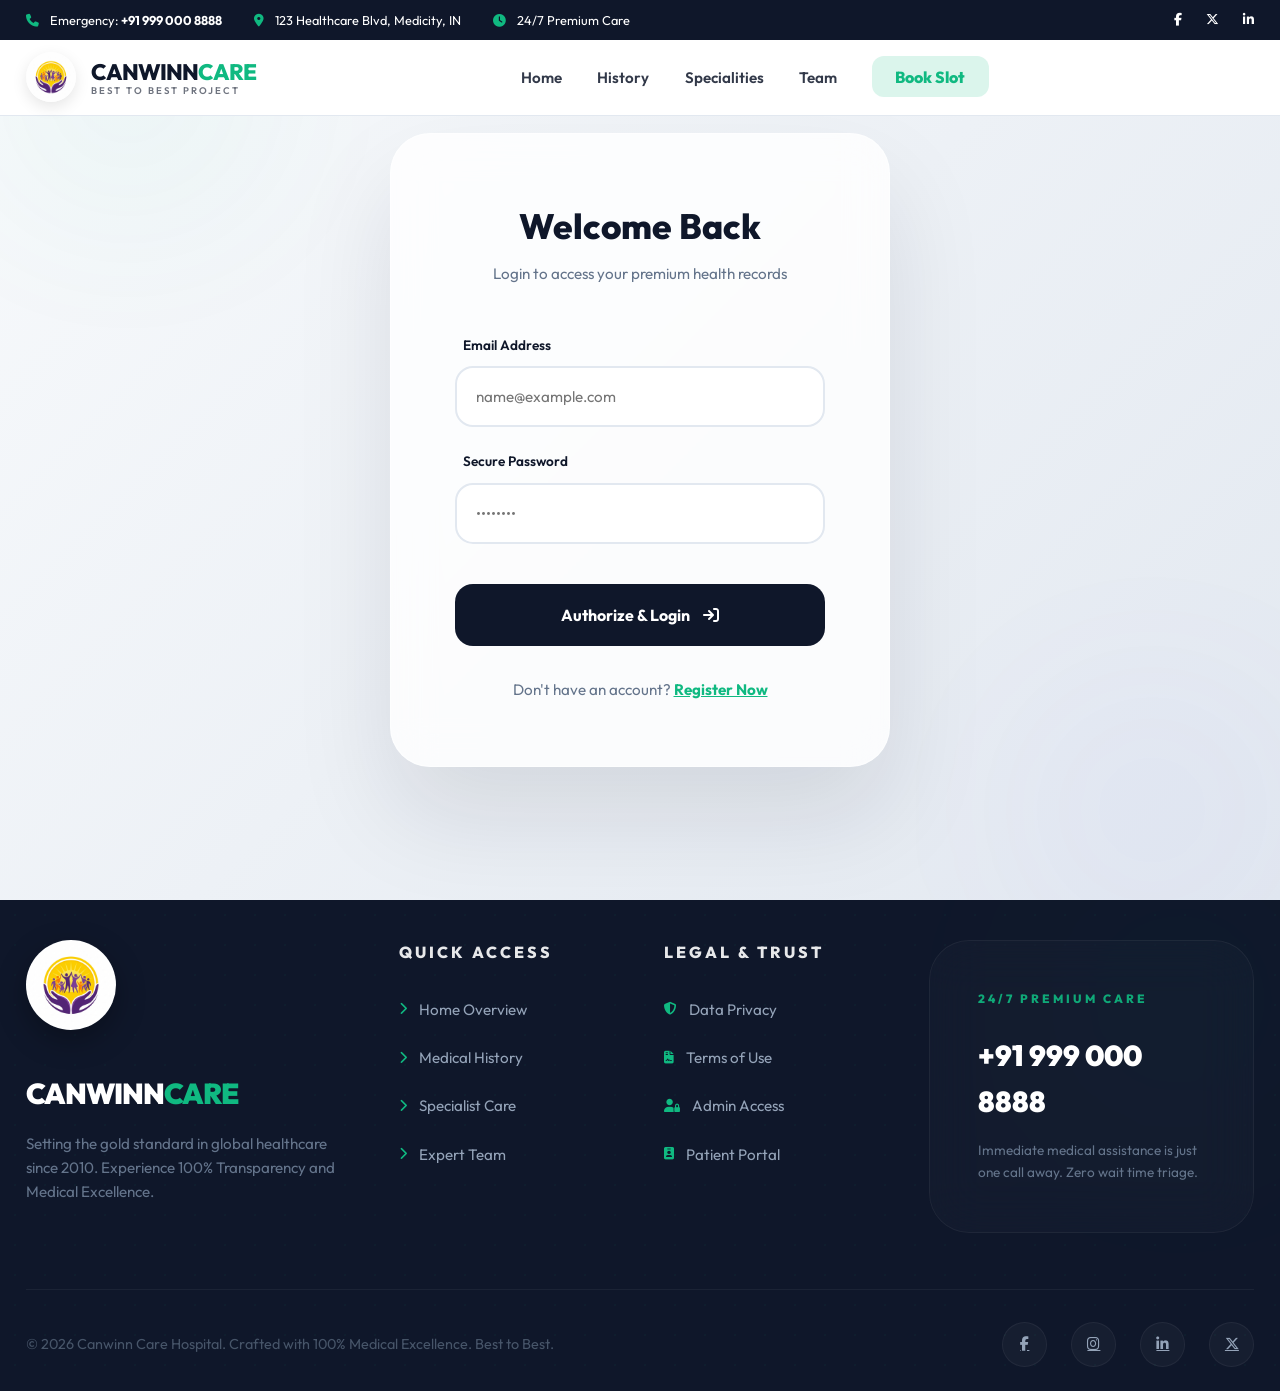
<file: auth.html>
<!DOCTYPE html>
<html lang="en">
<head>
    <meta charset="UTF-8">
    <title>Canwinn - Login / Register</title>
    <link href="https://fonts.googleapis.com/css2?family=Outfit:wght@300;400;600;800&display=swap" rel="stylesheet">
    <link rel="stylesheet" href="https://cdnjs.cloudflare.com/ajax/libs/font-awesome/6.5.1/css/all.min.css">
    <link rel="stylesheet" href="style.css">
    <style>
        html, body { margin: 0 !important; padding: 0 !important; width: 100% !important; overflow-x: hidden !important; background-color: #f8fafc; }
        .master-footer { margin: 0 !important; width: 100% !important; }
    </style>
</head>
<body>
    <!-- Header / Navbar Redesign (Best to Best) -->
    <header id="mainHeader" class="scrolled" style="position: fixed; top: 0; width: 100%; z-index: 2000; transition: var(--transition);">
        <!-- Top Info Bar -->
        <div id="topBar" style="background: var(--text); color: white; padding: 0.6rem 2%; font-size: 0.8rem; display: flex; justify-content: space-between; align-items: center; transition: 0.4s; overflow: hidden; height: auto;">
            <div style="display: flex; gap: 2rem;">
                <span><i class="fa-solid fa-phone highlight" style="margin-right: 8px;"></i> Emergency: <strong style="color: white;">+91 999 000 8888</strong></span>
                <span class="desktop-only"><i class="fa-solid fa-location-dot highlight" style="margin-right: 8px;"></i> 123 Healthcare Blvd, Medicity, IN</span>
                <span><i class="fa-solid fa-clock highlight" style="margin-right: 8px;"></i> 24/7 Premium Care</span>
            </div>
            <div style="display: flex; gap: 1.5rem; cursor: pointer;">
                <i class="fa-brands fa-facebook-f hover-grow"></i>
                <i class="fa-brands fa-x-twitter hover-grow"></i>
                <i class="fa-brands fa-linkedin-in hover-grow"></i>
            </div>
        </div>

        <!-- Main Navigation Bar -->
        <nav id="navbar" style="background: white; padding: 0.8rem 2%; display: flex; justify-content: space-between; align-items: center; transition: var(--transition); border-bottom: 1px solid var(--secondary);">
            <div class="logo" style="display: flex; align-items: center; gap: 15px; cursor: pointer;" onclick="window.location.href='index.html#hero'">
                <img src="public/logo.png" alt="Canwinn Logo" style="height: 50px; width: auto; border-radius: 50%; box-shadow: 0 5px 15px rgba(0,0,0,0.1);">
                <div style="display: flex; flex-direction: column; line-height: 1.1;">
                   <span style="font-size: 1.4rem; font-weight: 800; letter-spacing: -1px; color: var(--text);">CANWINN<span class="highlight">CARE</span></span>
                   <span style="font-size: 0.6rem; font-weight: 600; opacity: 0.6; letter-spacing: 2px; color: var(--text);">BEST TO BEST PROJECT</span>
                </div>
            </div>

            <ul class="nav-links" id="navLinks" style="list-style: none; display: flex; gap: 2.2rem; align-items: center;">
                <li><a href="index.html#hero" class="nav-link">Home</a></li>
                <li><a href="index.html#about" class="nav-link">History</a></li>
                <li><a href="index.html#specialities" class="nav-link">Specialities</a></li>
                <li><a href="index.html#doctors" class="nav-link">Team</a></li>
                <li><a href="index.html#appointment" class="nav-link-special">Book Slot</a></li>
            </ul>

            <div class="nav-actions" style="display: flex; align-items: center; gap: 1.5rem;">
                <div class="mobile-toggle" id="mobileToggle">
                   <div style="width: 25px; height: 3px; background: var(--text); margin-bottom: 5px; border-radius: 2px;"></div>
                   <div style="width: 20px; height: 3px; background: var(--accent); margin-bottom: 5px; border-radius: 2px; margin-left: 5px;"></div>
                   <div style="width: 25px; height: 3px; background: var(--text); border-radius: 2px;"></div>
                </div>
            </div>
        </nav>
    </header>
    <style>
        .auth-wrapper {
            min-height: 100vh;
            display: flex;
            align-items: center;
            justify-content: center;
            background: linear-gradient(135deg, #f8fafc 0%, #e2e8f0 100%);
            padding: 2rem;
            position: relative;
            overflow: hidden;
        }
        .auth-circle-1 { position: absolute; top: -10%; left: -10%; width: 40%; height: 40%; background: radial-gradient(circle, var(--accent-glow) 0%, transparent 70%); opacity: 0.4; filter: blur(80px); }
        .auth-circle-2 { position: absolute; bottom: -10%; right: -10%; width: 40%; height: 40%; background: radial-gradient(circle, #6366f122 0%, transparent 70%); opacity: 0.4; filter: blur(80px); }

        .auth-card {
            background: rgba(255, 255, 255, 0.8);
            backdrop-filter: blur(20px);
            border: 1px solid rgba(255, 255, 255, 0.5);
            border-radius: 40px;
            width: 100%;
            max-width: 500px;
            padding: 4rem;
            box-shadow: 0 50px 100px rgba(15, 23, 42, 0.1);
            position: relative;
            z-index: 10;
        }

        .auth-header { text-align: center; margin-bottom: 3rem; }
        .auth-header h2 { font-size: 2.2rem; font-weight: 800; color: var(--text); margin-bottom: 0.5rem; }
        .auth-header p { color: var(--text-muted); font-size: 0.95rem; }

        .auth-form-group { margin-bottom: 1.5rem; }
        .auth-form-group label { display: block; font-weight: 600; font-size: 0.85rem; color: var(--text); margin-bottom: 0.6rem; margin-left: 0.5rem; }
        .auth-input {
            width: 100%;
            padding: 1.2rem;
            background: white;
            border: 2px solid var(--secondary);
            border-radius: 18px;
            font-size: 0.95rem;
            transition: 0.3s;
            outline: none;
        }
        .auth-input:focus { border-color: var(--accent); box-shadow: 0 0 0 4px var(--accent-glow); }

        .auth-btn {
            width: 100%;
            padding: 1.3rem;
            background: var(--text);
            color: white;
            border: none;
            border-radius: 18px;
            font-size: 1rem;
            font-weight: 700;
            cursor: pointer;
            transition: 0.3s;
            margin-top: 1rem;
        }
        .auth-btn:hover { background: var(--accent); transform: translateY(-3px); box-shadow: 0 20px 40px var(--accent-glow); }

        .auth-switch { text-align: center; margin-top: 2rem; font-size: 0.95rem; color: var(--text-muted); }
        .auth-switch span { color: var(--accent); font-weight: 700; cursor: pointer; text-decoration: underline; }
    </style>

    <div class="auth-wrapper">
        <div class="auth-circle-1"></div>
        <div class="auth-circle-2"></div>

        <!-- Login Box -->
        <div class="auth-card" id="loginBox">
            <div class="auth-header">
                <h2>Welcome Back</h2>
                <p>Login to access your premium health records</p>
            </div>
            <form id="loginForm">
                <div class="auth-form-group">
                    <label>Email Address</label>
                    <input type="email" id="l-email" class="auth-input" placeholder="name@example.com" required>
                </div>
                <div class="auth-form-group">
                    <label>Secure Password</label>
                    <input type="password" id="l-password" class="auth-input" placeholder="••••••••" required>
                </div>
                <button type="submit" class="auth-btn">Authorize & Login <i class="fa-solid fa-arrow-right-to-bracket" style="margin-left: 10px;"></i></button>
            </form>
            <div class="auth-switch">Don't have an account? <span onclick="toggleAuth()">Register Now</span></div>
        </div>

        <!-- Register Box -->
        <div class="auth-card" id="registerBox" style="display: none;">
            <div class="auth-header">
                <h2>Join Canwinn</h2>
                <p>Start your journey to 100% premium health</p>
            </div>
            <form id="registerForm">
                <div class="auth-form-group">
                    <label>Full Name</label>
                    <input type="text" id="r-name" class="auth-input" placeholder="John Doe" required>
                </div>
                <div class="auth-form-group">
                    <label>Email Address</label>
                    <input type="email" id="r-email" class="auth-input" placeholder="name@example.com" required>
                </div>
                <div class="auth-form-group">
                    <label>Phone Number</label>
                    <input type="tel" id="r-phone" class="auth-input" placeholder="10-digit mobile number" required maxlength="10" minlength="10" pattern="[0-9]{10}">
                </div>
                <div class="auth-form-group">
                    <label>Create Password</label>
                    <input type="password" id="r-password" class="auth-input" placeholder="Min. 8 characters" required>
                </div>
                <button type="submit" class="auth-btn">Create Profile <i class="fa-solid fa-user-plus" style="margin-left: 10px;"></i></button>
            </form>
            <div class="auth-switch">Already have an account? <span onclick="toggleAuth()">Login instead</span></div>
        </div>
    </div>

    <script>
        function toggleAuth() {
            const login = document.getElementById('loginBox');
            const register = document.getElementById('registerBox');
            if (login.style.display === 'none') {
                login.style.display = 'block';
                register.style.display = 'none';
            } else {
                login.style.display = 'none';
                register.style.display = 'block';
            }
        }

        // Handle Login
        document.getElementById('loginForm').addEventListener('submit', async (e) => {
            e.preventDefault();
            const email = document.getElementById('l-email').value;
            const password = document.getElementById('l-password').value;

            try {
                const res = await fetch('/api/auth/login', {
                    method: 'POST',
                    headers: { 'Content-Type': 'application/json' },
                    body: JSON.stringify({ email, password })
                });
                const data = await res.json();
                if(res.ok) {
                    localStorage.setItem('user', JSON.stringify(data));
                    window.location.href = 'dashboard.html';
                } else {
                    alert('Login Failed: ' + data.message);
                }
            } catch (err) {
                alert('Error connecting to server');
            }
        });

        // Handle Register
        document.getElementById('registerForm').addEventListener('submit', async (e) => {
            e.preventDefault();
            const name = document.getElementById('r-name').value;
            const email = document.getElementById('r-email').value;
            const phone = document.getElementById('r-phone').value;
            const password = document.getElementById('r-password').value;

            try {
                const res = await fetch('/api/auth/register', {
                    method: 'POST',
                    headers: { 'Content-Type': 'application/json' },
                    body: JSON.stringify({ name, email, phone, password, role: 'Patient' })
                });
                const data = await res.json();
                if(res.ok) {
                    alert('Registration Successful! Please login.');
                    toggleAuth();
                } else {
                    alert('Registration Failed: ' + data.message);
                }
            } catch (err) {
                alert('Error connecting to server');
            }
        });
    </script>
    <!-- PRO MASTER FOOTER: BEST TO BEST -->
    <footer class="master-footer">
        <div class="footer-glow"></div>
        <div class="footer-grid">
            <div class="footer-logo-stack">
                <img src="public/logo.png" alt="Canwinn Logo">
                <h3 style="color: white; font-size: 1.8rem; margin-bottom: 1rem; font-weight: 900; letter-spacing: -1px;">CANWINN<span class="highlight">CARE</span></h3>
                <p style="color: #64748b; font-size: 0.95rem; line-height: 1.6; margin-top: 1rem;">Setting the gold standard in global healthcare since 2010. Experience 100% Transparency and Medical Excellence.</p>
            </div>

            <div class="footer-column">
                <h4>Quick Access</h4>
                <ul class="footer-links">
                    <li><a href="index.html#hero"><i class="fa-solid fa-chevron-right"></i> Home Overview</a></li>
                    <li><a href="index.html#about"><i class="fa-solid fa-chevron-right"></i> Medical History</a></li>
                    <li><a href="index.html#specialities"><i class="fa-solid fa-chevron-right"></i> Specialist Care</a></li>
                    <li><a href="index.html#doctors"><i class="fa-solid fa-chevron-right"></i> Expert Team</a></li>
                </ul>
            </div>

            <div class="footer-column">
                <h4>Legal & Trust</h4>
                <ul class="footer-links">
                    <li><a href="legal.html#privacy"><i class="fa-solid fa-shield-halved"></i> Data Privacy</a></li>
                    <li><a href="legal.html#terms"><i class="fa-solid fa-file-contract"></i> Terms of Use</a></li>
                    <li><a href="admin.html"><i class="fa-solid fa-user-lock"></i> Admin Access</a></li>
                    <li><a href="auth.html"><i class="fa-solid fa-id-badge"></i> Patient Portal</a></li>
                </ul>
            </div>

            <div class="footer-column">
                <div class="footer-contact-card">
                    <h4>24/7 Premium Care</h4>
                    <h3>+91 999 000 8888</h3>
                    <p style="font-size: 0.85rem; color: #64748b; margin-top: 5px;">Immediate medical assistance is just one call away. Zero wait time triage.</p>
                </div>
            </div>
        </div>

        <div class="footer-bottom">
            <p>&copy; 2026 Canwinn Care Hospital. Crafted with 100% Medical Excellence. Best to Best.</p>
            <div class="social-links">
                <a href="#" title="Facebook"><i class="fa-brands fa-facebook-f"></i></a>
                <a href="#" title="Instagram"><i class="fa-brands fa-instagram"></i></a>
                <a href="#" title="LinkedIn"><i class="fa-brands fa-linkedin-in"></i></a>
                <a href="#" title="Twitter"><i class="fa-brands fa-x-twitter"></i></a>
            </div>
        </div>
    </footer>

    <script src="app.js"></script>
    <script>
        // auth specific logic already there
    </script>
</body>
</html>
</file>
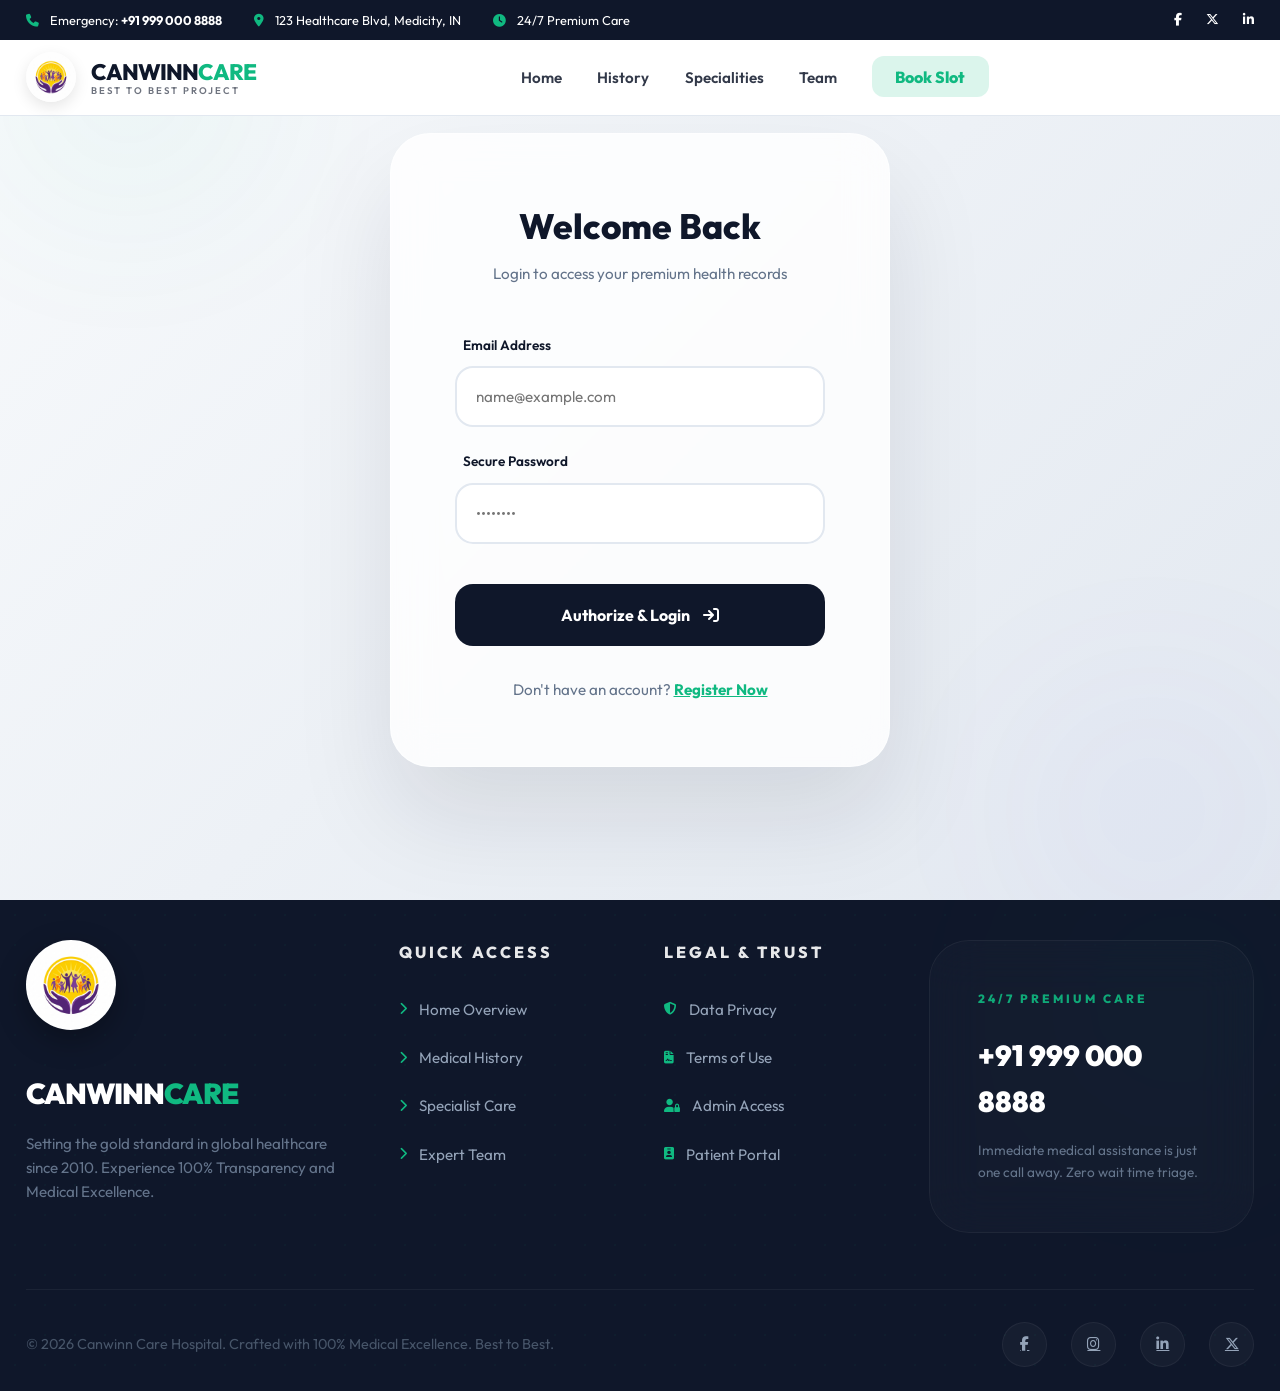
<file: dashboard.html>
<!DOCTYPE html>
<html lang="en">
<head>
    <meta charset="UTF-8">
    <title>Canwinn - Dashboard</title>
    <link rel="stylesheet" href="style.css">
    <link rel="stylesheet" href="https://cdnjs.cloudflare.com/ajax/libs/font-awesome/6.4.0/css/all.min.css">
    <style>
        body { background: #f1f5f9; }
        .dashboard-wrapper {
            display: grid;
            grid-template-columns: 280px 1fr;
            min-height: 100vh;
        }

        /* Sidebar */
        .sidebar {
            background: #0f172a;
            color: white;
            padding: 2.5rem;
            display: flex;
            flex-direction: column;
            gap: 2rem;
            position: sticky;
            top: 0;
            height: 100vh;
        }
        .sidebar-logo { display: flex; align-items: center; gap: 15px; margin-bottom: 2rem; }
        .sidebar-nav { list-style: none; display: flex; flex-direction: column; gap: 0.5rem; }
        .sidebar-link {
            display: flex;
            align-items: center;
            gap: 12px;
            padding: 1rem 1.5rem;
            border-radius: 12px;
            color: #94a3b8;
            text-decoration: none;
            transition: 0.3s;
            font-weight: 500;
        }
        .sidebar-link.active { background: var(--accent); color: white; box-shadow: 0 10px 20px var(--accent-glow); }
        .sidebar-link:hover:not(.active) { background: rgba(255,255,255,0.05); color: white; }

        /* Main Content */
        .main-content { padding: 3rem 4rem; }
        .dash-header {
            display: flex;
            justify-content: space-between;
            align-items: center;
            margin-bottom: 3.5rem;
        }
        .user-meta h1 { font-size: 2rem; font-weight: 800; color: #1e293b; margin-bottom: 0.3rem; }
        .user-meta p { color: #64748b; font-size: 0.95rem; }

        /* Stats Grid */
        .stats-grid {
            display: grid;
            grid-template-columns: repeat(auto-fit, minmax(240px, 1fr));
            gap: 2rem;
            margin-bottom: 3.5rem;
        }
        .stat-card {
            background: white;
            padding: 2rem;
            border-radius: 25px;
            box-shadow: 0 10px 30px rgba(0,0,0,0.02);
            border: 1px solid rgba(0,0,0,0.05);
            display: flex;
            flex-direction: column;
            gap: 1rem;
        }
        .stat-icon {
            width: 50px;
            height: 50px;
            background: var(--primary-bg);
            border-radius: 15px;
            display: flex;
            align-items: center;
            justify-content: center;
            color: var(--accent);
            font-size: 1.2rem;
        }
        .stat-value { font-size: 1.8rem; font-weight: 800; color: #1e293b; }
        .stat-label { color: #64748b; font-size: 0.9rem; font-weight: 600; }

        /* Content Card */
        .content-card {
            background: white;
            padding: 3rem;
            border-radius: 30px;
            box-shadow: 0 20px 50px rgba(0,0,0,0.03);
        }
        .card-header {
            display: flex;
            justify-content: space-between;
            align-items: center;
            margin-bottom: 2.5rem;
        }
        .card-header h3 { font-size: 1.4rem; font-weight: 700; color: #1e293b; }

        /* Appointment Table UI */
        .appt-row {
            display: grid;
            grid-template-columns: 80px 1fr 150px 120px;
            align-items: center;
            padding: 1.5rem 0;
            border-bottom: 1px solid #f1f5f9;
        }
        .appt-date-box {
            background: #f8fafc;
            border-radius: 12px;
            padding: 0.8rem;
            text-align: center;
            font-weight: 700;
            line-height: 1.2;
        }
        .appt-date-box span { font-size: 0.7rem; color: var(--accent); text-transform: uppercase; }
        .appt-status {
            padding: 0.5rem 1rem;
            border-radius: 10px;
            font-size: 0.8rem;
            font-weight: 700;
            text-align: center;
        }
        .status-badge.Confirmed { background: #dcfce7; color: #15803d; }
        .status-badge.Pending { background: #fef9c3; color: #a16207; }

        /* Premium File Button */
        .file-btn {
            background: linear-gradient(135deg, var(--accent), #4338ca);
            color: white;
            padding: 0.8rem 1.8rem;
            border-radius: 12px;
            font-weight: 700;
            text-decoration: none;
            display: inline-flex;
            align-items: center;
            gap: 10px;
            transition: 0.3s cubic-bezier(0.4, 0, 0.2, 1);
            border: none;
            cursor: pointer;
            box-shadow: 0 10px 20px rgba(59, 130, 246, 0.2);
        }
        .file-btn:hover {
            transform: translateY(-3px) scale(1.02);
            box-shadow: 0 15px 30px rgba(59, 130, 246, 0.3);
            background: linear-gradient(135deg, #4338ca, var(--accent));
        }
        .file-btn i { font-size: 1.1rem; }

        .pulse-btn {
            animation: btn-pulse 2s infinite;
        }
        @keyframes btn-pulse {
            0% { box-shadow: 0 0 0 0 rgba(59, 130, 246, 0.4); }
            70% { box-shadow: 0 0 0 15px rgba(59, 130, 246, 0); }
            100% { box-shadow: 0 0 0 0 rgba(59, 130, 246, 0); }
        }
        @media (max-width: 1024px) {
            .dashboard-wrapper { grid-template-columns: 1fr; }
            .sidebar { display: none; }
            .main-content { padding: 2rem; }
        }
    </style>

    <style>
        /* Premium Portal Navbar */
        .portal-navbar {
            background: rgba(255, 255, 255, 0.8);
            backdrop-filter: blur(15px);
            padding: 1.2rem 3rem;
            border-radius: 20px;
            display: flex;
            justify-content: space-between;
            align-items: center;
            margin-bottom: 3rem;
            border: 1px solid rgba(255, 255, 255, 0.5);
            box-shadow: 0 10px 30px rgba(0,0,0,0.03);
            position: sticky;
            top: 2rem;
            z-index: 100;
        }

        .nav-search {
            background: #f1f5f9;
            padding: 0.8rem 1.5rem;
            border-radius: 12px;
            display: flex;
            align-items: center;
            gap: 12px;
            width: 350px;
            border: 1px solid transparent;
            transition: 0.3s;
        }
        .nav-search:focus-within { background: white; border-color: var(--accent); box-shadow: 0 0 0 4px var(--accent-glow); }
        .nav-search input { background: transparent; border: none; outline: none; width: 100%; font-size: 0.9rem; color: #1e293b; }

        .nav-tools { display: flex; align-items: center; gap: 1.5rem; }
        .tool-btn {
            width: 45px;
            height: 45px;
            background: white;
            border-radius: 12px;
            display: flex;
            align-items: center;
            justify-content: center;
            color: #64748b;
            cursor: pointer;
            transition: 0.3s;
            position: relative;
            border: 1px solid #f1f5f9;
        }
        .tool-btn:hover { background: #f8fafc; color: var(--accent); transform: translateY(-2px); }
        .tool-btn .badge-dot {
            position: absolute;
            top: -4px;
            right: -4px;
            width: 12px;
            height: 12px;
            background: #ef4444;
            border: 2px solid white;
            border-radius: 50%;
        }

        .profile-stack { display: flex; align-items: center; gap: 12px; padding-left: 1rem; border-left: 1px solid #f1f5f9; }
        .profile-info { text-align: right; }
        .profile-info h4 { font-size: 0.95rem; font-weight: 700; color: #1e293b; line-height: 1; }
        .profile-info p { font-size: 0.75rem; color: #94a3b8; font-weight: 600; margin-top: 2px; }
    </style>

    <div class="dashboard-wrapper">
        <aside class="sidebar">
            <div class="sidebar-logo">
                <img src="public/logo.png" alt="Canwinn" style="height: 50px; border-radius: 50%;">
                <span style="font-weight: 800; font-size: 1.4rem; letter-spacing: -0.5px;">CANWINN</span>
            </div>
            <nav class="sidebar-nav">
                <a href="#" onclick="showSection('appointments', this)" class="sidebar-link active"><i class="fa-solid fa-house"></i> Overview</a>
                <a href="index.html#appointment" class="sidebar-link"><i class="fa-solid fa-calendar-plus"></i> New Booking</a>
                <a href="#" onclick="showSection('records', this)" class="sidebar-link"><i class="fa-solid fa-file-medical"></i> Medical Records</a>
                <a href="#" onclick="showSection('prescriptions', this)" class="sidebar-link"><i class="fa-solid fa-pills"></i> Prescriptions</a>
                <a href="#" class="sidebar-link"><i class="fa-solid fa-user-gear"></i> Settings</a>
            </nav>
            <div style="margin-top: auto;">
                <a href="#" onclick="logout()" class="sidebar-link" style="color: #ef4444;"><i class="fa-solid fa-power-off"></i> Logout</a>
            </div>
        </aside>

        <main class="main-content">
            <!-- Premium Portal Navbar -->
            <nav class="portal-navbar">
                <div class="nav-search">
                    <i class="fa-solid fa-magnifying-glass" style="color: #94a3b8;"></i>
                    <input type="text" id="globalSearch" oninput="handleGlobalSearch(this.value)" placeholder="Search records, doctors, or reports...">
                </div>

                <div class="nav-tools">
                    <div class="tool-btn" title="Medical Status">
                        <i class="fa-solid fa-heart-pulse"></i>
                    </div>
                    <div class="tool-btn" title="Messages">
                        <i class="fa-solid fa-envelope"></i>
                        <span class="badge-dot"></span>
                    </div>
                    <div class="tool-btn" title="Patient Alerts">
                        <i class="fa-solid fa-bell"></i>
                        <span class="badge-dot"></span>
                    </div>
                    
                    <div class="profile-stack">
                        <div class="profile-info">
                            <h4 id="userNameNav">Patient</h4>
                            <p>Verified Profile</p>
                        </div>
                        <img src="" id="userAvatar" alt="Profile" style="width: 45px; height: 45px; border-radius: 12px; border: 2px solid white; box-shadow: 0 4px 10px rgba(0,0,0,0.1);">
                    </div>
                </div>
            </nav>

            <div class="user-meta" style="margin-bottom: 3.5rem;">
                <h1>Welcome back, <span id="userName" style="color: var(--accent);">Citizen</span>!</h1>
                <p>Monitor your health and schedule sessions with 100% transparency.</p>
            </div>

            <div class="stats-grid">
                <div class="stat-card">
                    <div class="stat-icon"><i class="fa-solid fa-calendar-check"></i></div>
                    <div class="stat-value" id="totalAppts">0</div>
                    <div class="stat-label">Total Appointments</div>
                </div>
                <div class="stat-card">
                    <div class="stat-icon" style="background: #e0e7ff; color: #4338ca;"><i class="fa-solid fa-heart-pulse"></i></div>
                    <div class="stat-value">98%</div>
                    <div class="stat-label">Health Index</div>
                </div>
                <div class="stat-card">
                    <div class="stat-icon" style="background: #fefce8; color: #a16207;"><i class="fa-solid fa-wallet"></i></div>
                    <div class="stat-value">₹0.00</div>
                    <div class="stat-label">Medical Balance</div>
                </div>
            </div>

            <!-- SECTION: APPOINTMENTS -->
            <div id="sectionAppointments" class="content-card">
                <div class="card-header">
                    <h3>Recent Appointments</h3>
                    <button class="btn outline-btn" onclick="window.location.href='index.html#appointment'" style="padding: 0.5rem 1.2rem; font-size: 0.8rem;">Schedule New</button>
                </div>
                <div id="apptList">
                    <div style="text-align: center; padding: 4rem; color: #94a3b8;">
                        <i class="fa-solid fa-spinner fa-spin" style="font-size: 2rem; margin-bottom: 1rem;"></i>
                        <p>Syncing with medical database...</p>
                    </div>
                </div>
            </div>

            <!-- SECTION: MEDICAL RECORDS -->
            <div id="sectionRecords" class="content-card" style="display: none;">
                <div class="card-header">
                    <h3>Diagnostic History</h3>
                    <button class="btn outline-btn" onclick="window.location.href='index.html#medical-records'" style="padding: 0.5rem 1.2rem; font-size: 0.8rem;">Upload New</button>
                </div>
                <div id="recordsListDisplay">
                    <div style="text-align: center; padding: 4rem; color: #94a3b8;">
                        <i class="fa-solid fa-spinner fa-spin" style="font-size: 2rem; margin-bottom: 1rem;"></i>
                        <p>Fetching laboratory reports...</p>
                    </div>
                </div>
            </div>
        </main>
    </div>

    <!-- PRO MASTER FOOTER: BEST TO BEST -->
    <footer class="master-footer">
        <div class="footer-glow"></div>
        <div class="footer-grid">
            <div class="footer-logo-stack">
                <img src="public/logo.png" alt="Canwinn Logo">
                <h3 style="color: white; font-size: 1.8rem; margin-bottom: 1rem; font-weight: 900; letter-spacing: -1px;">CANWINN<span class="highlight">CARE</span></h3>
                <p style="color: #64748b; font-size: 0.95rem; line-height: 1.6; margin-top: 1rem;">Setting the gold standard in global healthcare since 2010. Experience 100% Transparency and Medical Excellence.</p>
            </div>

            <div class="footer-column">
                <h4>Quick Access</h4>
                <ul class="footer-links">
                    <li><a href="index.html#hero"><i class="fa-solid fa-chevron-right"></i> Home Overview</a></li>
                    <li><a href="index.html#about"><i class="fa-solid fa-chevron-right"></i> Medical History</a></li>
                    <li><a href="index.html#specialities"><i class="fa-solid fa-chevron-right"></i> Specialist Care</a></li>
                    <li><a href="index.html#doctors"><i class="fa-solid fa-chevron-right"></i> Expert Team</a></li>
                </ul>
            </div>

            <div class="footer-column">
                <h4>Institutional Links</h4>
                <ul class="footer-links">
                    <li><a href="legal.html#privacy"><i class="fa-solid fa-shield-halved"></i> Data Privacy</a></li>
                    <li><a href="legal.html#terms"><i class="fa-solid fa-file-contract"></i> Terms of Use</a></li>
                    <li><a href="admin.html"><i class="fa-solid fa-user-lock"></i> Admin Access</a></li>
                    <li><a href="auth.html"><i class="fa-solid fa-id-badge"></i> Patient Portal</a></li>
                </ul>
            </div>

            <div class="footer-column">
                <div class="footer-contact-card">
                    <h4>24/7 Premium Care</h4>
                    <h3>+91 999 000 8888</h3>
                    <p style="font-size: 0.85rem; color: #64748b; margin-top: 5px;">Immediate medical assistance is just one call away. Zero wait time triage.</p>
                </div>
            </div>
        </div>

        <div class="footer-bottom">
            <p>&copy; 2026 Canwinn Care Hospital. Crafted with 100% Medical Excellence. Best to Best.</p>
            <div class="social-links">
                <a href="#" title="Facebook"><i class="fa-brands fa-facebook-f"></i></a>
                <a href="#" title="Instagram"><i class="fa-brands fa-instagram"></i></a>
                <a href="#" title="LinkedIn"><i class="fa-brands fa-linkedin-in"></i></a>
                <a href="#" title="Twitter"><i class="fa-brands fa-x-twitter"></i></a>
            </div>
        </div>
    </footer>

    <script src="app.js"></script>
    <script>
        const userStr = localStorage.getItem('user');
        if(!userStr) window.location.href = 'auth.html';
        
        const user = JSON.parse(userStr);
        document.getElementById('userName').innerText = user.name || 'Citizen';
        document.getElementById('userNameNav').innerText = user.name || 'Citizen';
        document.getElementById('userAvatar').src = `https://ui-avatars.com/api/?name=${encodeURIComponent(user.name)}&background=0f172a&color=fff`;

        function logout() {
            localStorage.removeItem('user');
            window.location.href = 'auth.html';
        }

        function showSection(section, el) {
            document.querySelectorAll('.sidebar-link').forEach(link => link.classList.remove('active'));
            if(el) el.classList.add('active');
            
            document.getElementById('sectionAppointments').style.display = section === 'appointments' ? 'block' : 'none';
            document.getElementById('sectionRecords').style.display = section === 'records' ? 'block' : 'none';
            document.getElementById('sectionPrescriptions').style.display = section === 'prescriptions' ? 'block' : 'none';
            
            if(section === 'records') fetchRecords();
            if(section === 'prescriptions') fetchPrescriptions();
        }

        async function fetchPrescriptions() {
            try {
                const res = await fetch(`/api/medical-records/${user.id}`);
                const result = await res.json();
                const list = document.getElementById('prescListDisplay');
                list.innerHTML = '';

                // Filtering for records that have a prescription written
                const prescs = result.data.filter(rec => rec.prescription && rec.prescription !== 'As per doctor consultation');

                if(prescs.length === 0) {
                    list.innerHTML = `<div style="text-align: center; padding: 3rem; background: #fdf2f2; border-radius: 20px; border: 2px dashed #fecaca;">
                         <i class="fa-solid fa-capsules" style="font-size: 3rem; color: #fca5a5; margin-bottom: 1.5rem;"></i>
                         <p style="color: #991b1b;">No active prescription schedules found.</p>
                    </div>`;
                    return;
                }

                prescs.forEach(rec => {
                    const div = document.createElement('div');
                    div.className = 'appt-row';
                    div.innerHTML = `
                        <div class="appt-date-box" style="background: #fef2f2; color: #dc2626;">
                            <i class="fa-solid fa-prescription"></i>
                        </div>
                        <div style="padding-left: 1rem;">
                            <h4 style="color: #1e293b; margin-bottom: 0.2rem;">${rec.diagnosis} - Prescription</h4>
                            <p style="color: #64748b; font-size: 0.85rem;">Dr. Orders: ${rec.prescription}</p>
                        </div>
                        <div></div>
                        <div style="text-align: right;">
                             <button class="btn btn-primary" onclick="window.print()" style="padding: 0.6rem 1.2rem; font-size: 0.8rem; border-radius: 10px; background: #dc2626;">
                                <i class="fa-solid fa-download"></i> Save PDF
                            </button>
                        </div>
                    `;
                    list.appendChild(div);
                });
            } catch (err) {
                 document.getElementById('prescListDisplay').innerHTML = '<p style="color: #ef4444; text-align: center;">Error loading pharmacy data.</p>';
            }
        }        let allRecords = []; // Global store for searching
        let allAppointmentsList = []; // Global store for appointments

        function handleGlobalSearch(query) {
            const q = query.toLowerCase().trim();
            if(!q) {
                // Restore default view
                document.getElementById('sectionAppointments').style.display = 'block';
                document.getElementById('sectionRecords').style.display = 'none';
                renderRecords(allRecords, false);
                return;
            }
            
            // Search Mode Activation
            document.getElementById('sectionAppointments').style.display = 'none';
            document.getElementById('sectionPrescriptions').style.display = 'none';
            document.getElementById('sectionRecords').style.display = 'block';
            
            const resultsSection = document.getElementById('sectionRecords');
            resultsSection.scrollIntoView({ behavior: 'smooth', block: 'start' });

            // 1. Filter Records (Matches)
            const matchedRecords = allRecords.filter(rec => 
                (rec.patientName && rec.patientName.toLowerCase().includes(q)) ||
                (rec.diagnosis && rec.diagnosis.toLowerCase().includes(q)) ||
                (rec.address && rec.address.toLowerCase().includes(q))
            );

            // 2. Filter Appointments (Matches)
            const matchedAppts = allAppointmentsList.filter(appt => 
                (appt.department && appt.department.toLowerCase().includes(q)) ||
                (appt.time && appt.time.toLowerCase().includes(q))
            );

            renderUnifiedResults(matchedRecords, matchedAppts, q);
        }

        function renderUnifiedResults(records, appts, query) {
            const list = document.getElementById('recordsListDisplay');
            list.innerHTML = '';

            if(records.length === 0 && appts.length === 0) {
                list.innerHTML = `<div style="text-align: center; padding: 4rem; background: #fff5f5; border-radius: 20px; border: 2px dashed #feb2b2;">
                     <i class="fa-solid fa-cloud-moon" style="font-size: 3rem; color: #f87171; margin-bottom: 1.5rem;"></i>
                     <h3 style="color: #991b1b;">No Matches Found</h3>
                     <p style="color: #64748b;">Try searching for a different patient name or report title.</p>
                </div>`;
                return;
            }

            // Results Header
            list.innerHTML = `<div style="background: #eff6ff; padding: 1.2rem; border-radius: 12px; margin-bottom: 1.5rem; color: #1e40af; font-weight: 700; border-left: 5px solid #3b82f6;">
                <i class="fa-solid fa-bolt"></i> TOP MATCHES FOUND (${records.length + appts.length})
            </div>`;

            // Render Records First
            records.forEach(rec => {
                const div = document.createElement('div');
                div.className = 'appt-row';
                div.style.borderLeft = '4px solid #3b82f6';
                div.style.background = 'white';
                div.style.marginBottom = '10px';
                div.style.borderRadius = '12px';
                div.innerHTML = `
                     <div class="appt-date-box" style="background: #3b82f6; color: white;">
                        <i class="fa-solid fa-file-pdf"></i>
                    </div>
                    <div style="padding-left: 1.5rem;">
                        <span style="background: #dbeafe; color: #1e40af; font-size: 0.65rem; padding: 2px 8px; border-radius: 10px; font-weight: 800;">REPORT MATCH</span>
                        <h4 style="color: #1e293b; margin: 4px 0;">${rec.diagnosis}</h4>
                        <p style="color: #64748b; font-size: 0.85rem;">Patient: <strong>${rec.patientName || user.name || 'Verified Patient'}</strong> | DOB: ${rec.dob || 'Not Specified'}</p>
                    </div>
                    <div></div>
                    <div style="text-align: right; padding-right: 15px;">
                         <a href="${rec.attachments[0]}" target="_blank" class="file-btn" style="padding: 0.6rem 1.2rem; font-size: 0.8rem;">
                            <i class="fa-solid fa-eye"></i> View
                        </a>
                    </div>
                `;
                list.appendChild(div);
            });

            // Render Appointments
            appts.forEach(appt => {
                const div = document.createElement('div');
                div.className = 'appt-row';
                div.style.borderLeft = '4px solid #64748b';
                div.style.background = '#f8fafc';
                div.style.marginBottom = '10px';
                div.style.borderRadius = '12px';
                div.innerHTML = `
                    <div class="appt-date-box" style="background: #f1f5f9; color: #64748b;">
                        <i class="fa-solid fa-calendar-check"></i>
                    </div>
                    <div style="padding-left: 1.5rem;">
                        <span style="background: #f1f5f9; color: #64748b; font-size: 0.65rem; padding: 2px 8px; border-radius: 10px; font-weight: 800;">APPOINTMENT MATCH</span>
                        <h4 style="color: #475569; margin: 4px 0;">Slot: ${appt.time}</h4>
                        <p style="color: #64748b; font-size: 0.85rem;">Dept: ${appt.department} | Date: ${appt.date}</p>
                    </div>
                    <div></div>
                    <div style="text-align: right; padding-right: 15px; font-weight: 700; color: #94a3b8;">
                        Booked Slot
                    </div>
                `;
                list.appendChild(div);
            });
        }

        async function fetchRecords() {
            try {
                const res = await fetch(`/api/medical-records/${user.id}`);
                const result = await res.json();
                allRecords = result.data || [];
                renderRecords(allRecords);
            } catch (err) {
                 document.getElementById('recordsListDisplay').innerHTML = '<p style="color: #ef4444; text-align: center;">Error loading records.</p>';
            }
        }

        function renderRecords(records, isSearch = false) {
            const list = document.getElementById('recordsListDisplay');
            list.innerHTML = '';

            if(records.length === 0) {
                list.innerHTML = `<div style="text-align: center; padding: 3rem; background: #f8fafc; border-radius: 20px; border: 2px dashed #e2e8f0;">
                     <i class="fa-solid fa-file-circle-xmark" style="font-size: 3rem; color: #cbd5e1; margin-bottom: 1.5rem;"></i>
                     <p style="color: #94a3b8;">No medical reports found.</p>
                </div>`;
                return;
            }

            // Normal Mode: Shows Latest Highlighted and Archives in Accordion
            const latest = records[0];
            const latestDiv = document.createElement('div');
            latestDiv.className = 'appt-row';
            latestDiv.style.background = 'linear-gradient(to right, #f8fafc, white)';
            latestDiv.style.borderLeft = '4px solid var(--accent)';
            latestDiv.innerHTML = `
                <div class="appt-date-box" style="background: var(--accent); color: white;">
                    <i class="fa-solid fa-star"></i>
                </div>
                <div style="padding-left: 1rem;">
                    <div style="display: flex; align-items: center; gap: 8px; margin-bottom: 4px;">
                        <span style="background: #dcfce7; color: #15803d; font-size: 0.65rem; padding: 2px 8px; border-radius: 20px; font-weight: 800;">LATEST REPORT</span>
                        <h4 style="color: #1e293b; margin:0;">${latest.diagnosis}</h4>
                    </div>
                    <p style="color: #64748b; font-size: 0.85rem; margin-bottom: 4px;">Patient: <strong>${latest.patientName || user.name || 'Verified Patient'}</strong> | DOB: ${latest.dob || 'Not Specified'}</p>
                </div>
                <div></div>
                <div style="text-align: right;">
                    <a href="${latest.attachments[0]}" target="_blank" class="file-btn pulse-btn">
                        <span>View Verified Report</span>
                        <i class="fa-solid fa-file-pdf"></i>
                    </a>
                </div>
            `;
            list.appendChild(latestDiv);

            if(records.length > 1) {
                const accordionHeader = document.createElement('div');
                accordionHeader.innerHTML = `
                    <div onclick="toggleAccordion()" style="margin-top: 2rem; cursor: pointer; display: flex; align-items: center; justify-content: space-between; padding: 1rem 1.5rem; background: #f1f5f9; border-radius: 15px; color: #475569; font-weight: 700;">
                        <span><i class="fa-solid fa-clock-rotate-left" style="margin-right: 10px;"></i> View Previous History (${records.length - 1} Reports)</span>
                        <i id="accordionIcon" class="fa-solid fa-chevron-down"></i>
                    </div>
                    <div id="archives" style="display: none; transition: 0.3s; padding-top: 1rem;"></div>
                `;
                list.appendChild(accordionHeader);
                const archiveContainer = document.getElementById('archives');

                records.slice(1).forEach(rec => {
                    const row = document.createElement('div');
                    row.className = 'appt-row';
                    row.style.borderBottom = '1px solid #f1f5f9';
                    row.innerHTML = `
                         <div class="appt-date-box" style="background: #eff6ff; color: #3b82f6; width: 50px;">
                            <i class="fa-solid fa-file-medical"></i>
                        </div>
                        <div style="padding-left: 1rem;">
                            <h4 style="color: #334155; margin-bottom: 2px; font-size: 0.95rem;">${rec.diagnosis}</h4>
                            <p style="color: #94a3b8; font-size: 0.8rem;">Patient: ${rec.patientName || user.name || 'Verified Patient'} | ${rec.dob || ''}</p>
                        </div>
                        <div></div>
                        <div style="text-align: right;">
                            <a href="${rec.attachments[0]}" target="_blank" class="file-btn" style="padding: 0.6rem 1.2rem; font-size: 0.85rem; background: #f1f5f9; color: #475569; box-shadow: none;">
                                <i class="fa-solid fa-eye"></i> View
                            </a>
                        </div>
                    `;
                    archiveContainer.appendChild(row);
                });
            }
        }

        function toggleAccordion() {
            const arc = document.getElementById('archives');
            const icon = document.getElementById('accordionIcon');
            const isHidden = arc.style.display === 'none';
            arc.style.display = isHidden ? 'block' : 'none';
            icon.className = isHidden ? 'fa-solid fa-chevron-up' : 'fa-solid fa-chevron-down';
        }

        async function fetchAppointments() {
            try {
                const res = await fetch(`/api/appointments/my-appointments?patientId=${user.id}`);
                const appts = await res.json();
                allAppointmentsList = appts; // Store for search
                
                const list = document.getElementById('apptList');
                document.getElementById('totalAppts').innerText = appts.length;
                list.innerHTML = '';
                
                if(!appts || appts.length === 0) {
                    list.innerHTML = `<div style="text-align: center; padding: 3rem; background: #f8fafc; border-radius: 20px; border: 2px dashed #e2e8f0;">
                        <i class="fa-solid fa-calendar-xmark" style="font-size: 3rem; color: #cbd5e1; margin-bottom: 1.5rem;"></i>
                        <p style="color: #94a3b8;">No medical sessions scheduled yet.</p>
                    </div>`;
                } else {
                    // Sort descending by date/time (client side backup)
                    appts.sort((a, b) => new Date(b.date) - new Date(a.date));

                    appts.forEach((appt, idx) => {
                        const date = new Date(appt.date);
                        const day = isNaN(date.getDate()) ? '--' : date.getDate();
                        const month = isNaN(date.getDate()) ? 'Slot' : date.toLocaleString('default', { month: 'short' });
                        const statusClass = (appt.status || 'Pending').toLowerCase();

                        const div = document.createElement('div');
                        div.className = 'appt-row';
                        if(idx === 0) div.style.borderLeft = '4px solid var(--accent)';
                        
                        div.innerHTML = `
                            <div class="appt-date-box" style="${idx === 0 ? 'background: var(--accent); color: white;' : ''}">
                                <span style="font-size: 0.65rem; opacity: 0.8; text-transform: uppercase;">${month}</span><br>
                                <strong style="font-size: 1.2rem;">${day}</strong>
                            </div>
                            <div style="padding-left: 1.5rem; flex: 1;">
                                <div style="display: flex; align-items: center; gap: 10px; margin-bottom: 4px;">
                                    <h4 style="color: #1e293b; margin: 0; font-size: 1rem;">${appt.department} Consultation</h4>
                                    ${idx === 0 ? '<span style="background: #dcfce7; color: #15803d; font-size: 0.6rem; padding: 2px 10px; border-radius: 20px; font-weight: 800;">LATEST</span>' : ''}
                                </div>
                                <p style="color: #64748b; font-size: 0.85rem; margin-bottom: 4px;">
                                    <i class="fa-solid fa-clock" style="font-size: 0.75rem;"></i> Time: <strong>${appt.time}</strong> 
                                    <span style="margin: 0 10px; color: #e2e8f0;">|</span> 
                                    <i class="fa-solid fa-user-doctor" style="font-size: 0.75rem;"></i> Specialist: ${appt.doctor || 'Any Available'}
                                </p>
                                ${appt.message ? `
                                    <div style="background: #f8fafc; padding: 8px 12px; border-radius: 8px; border: 1px solid #f1f5f9; margin-top: 8px;">
                                        <p style="color: #94a3b8; font-size: 0.75rem; margin: 0; font-style: italic;">
                                            <i class="fa-solid fa-comment-medical"></i> Note: ${appt.message}
                                        </p>
                                    </div>
                                ` : ''}
                            </div>
                            <div style="text-align: right;">
                                <div class="status-badge ${statusClass}" style="margin-bottom: 8px;">${appt.status || 'Pending'}</div>
                                <p style="font-size: 0.65rem; color: #94a3b8;">Booked on ${new Date(appt.createdAt).toLocaleDateString()}</p>
                            </div>
                        `;
                        list.appendChild(div);
                    });
                }
            } catch (error) {
                document.getElementById('apptList').innerHTML = '<p style="color: #ef4444; text-align: center;">Error syncing appointments.</p>';
            }
        }

        fetchAppointments();
        fetchRecords();
    </script>
</body>
</html>
</file>
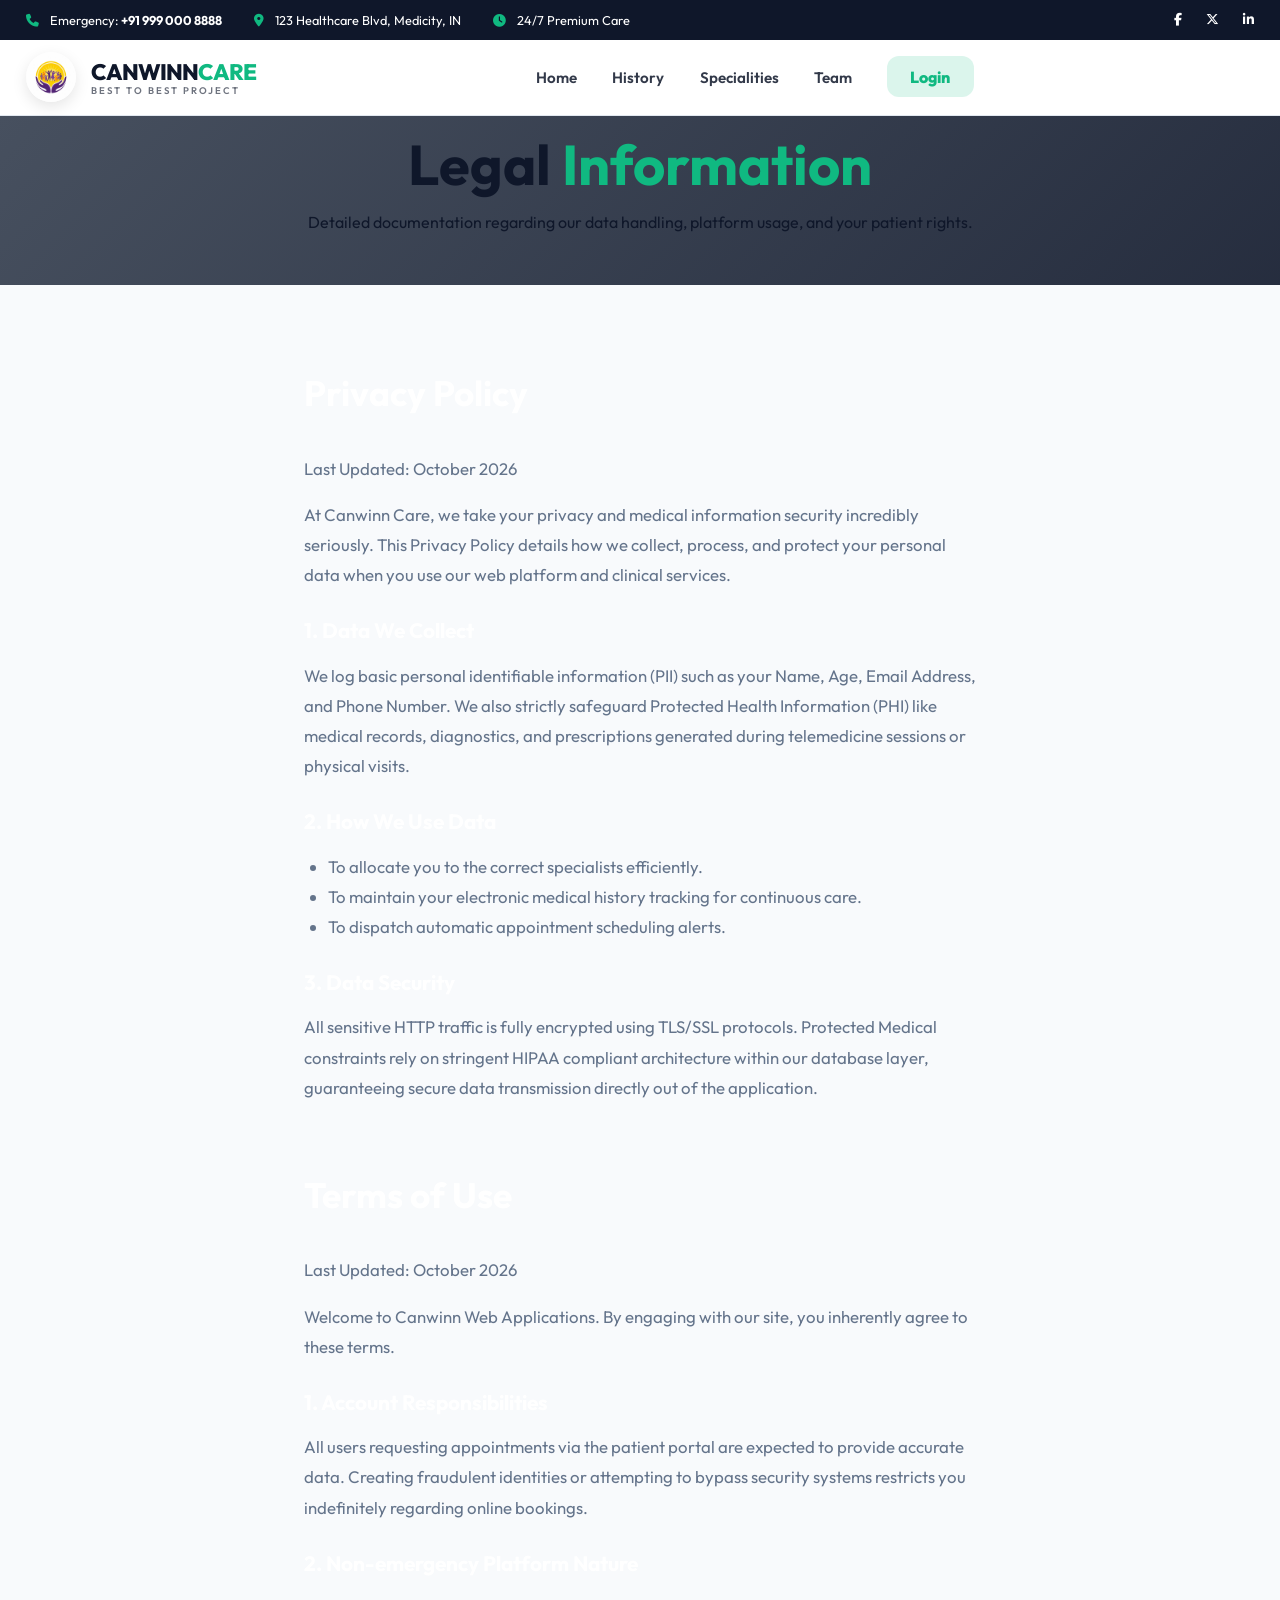
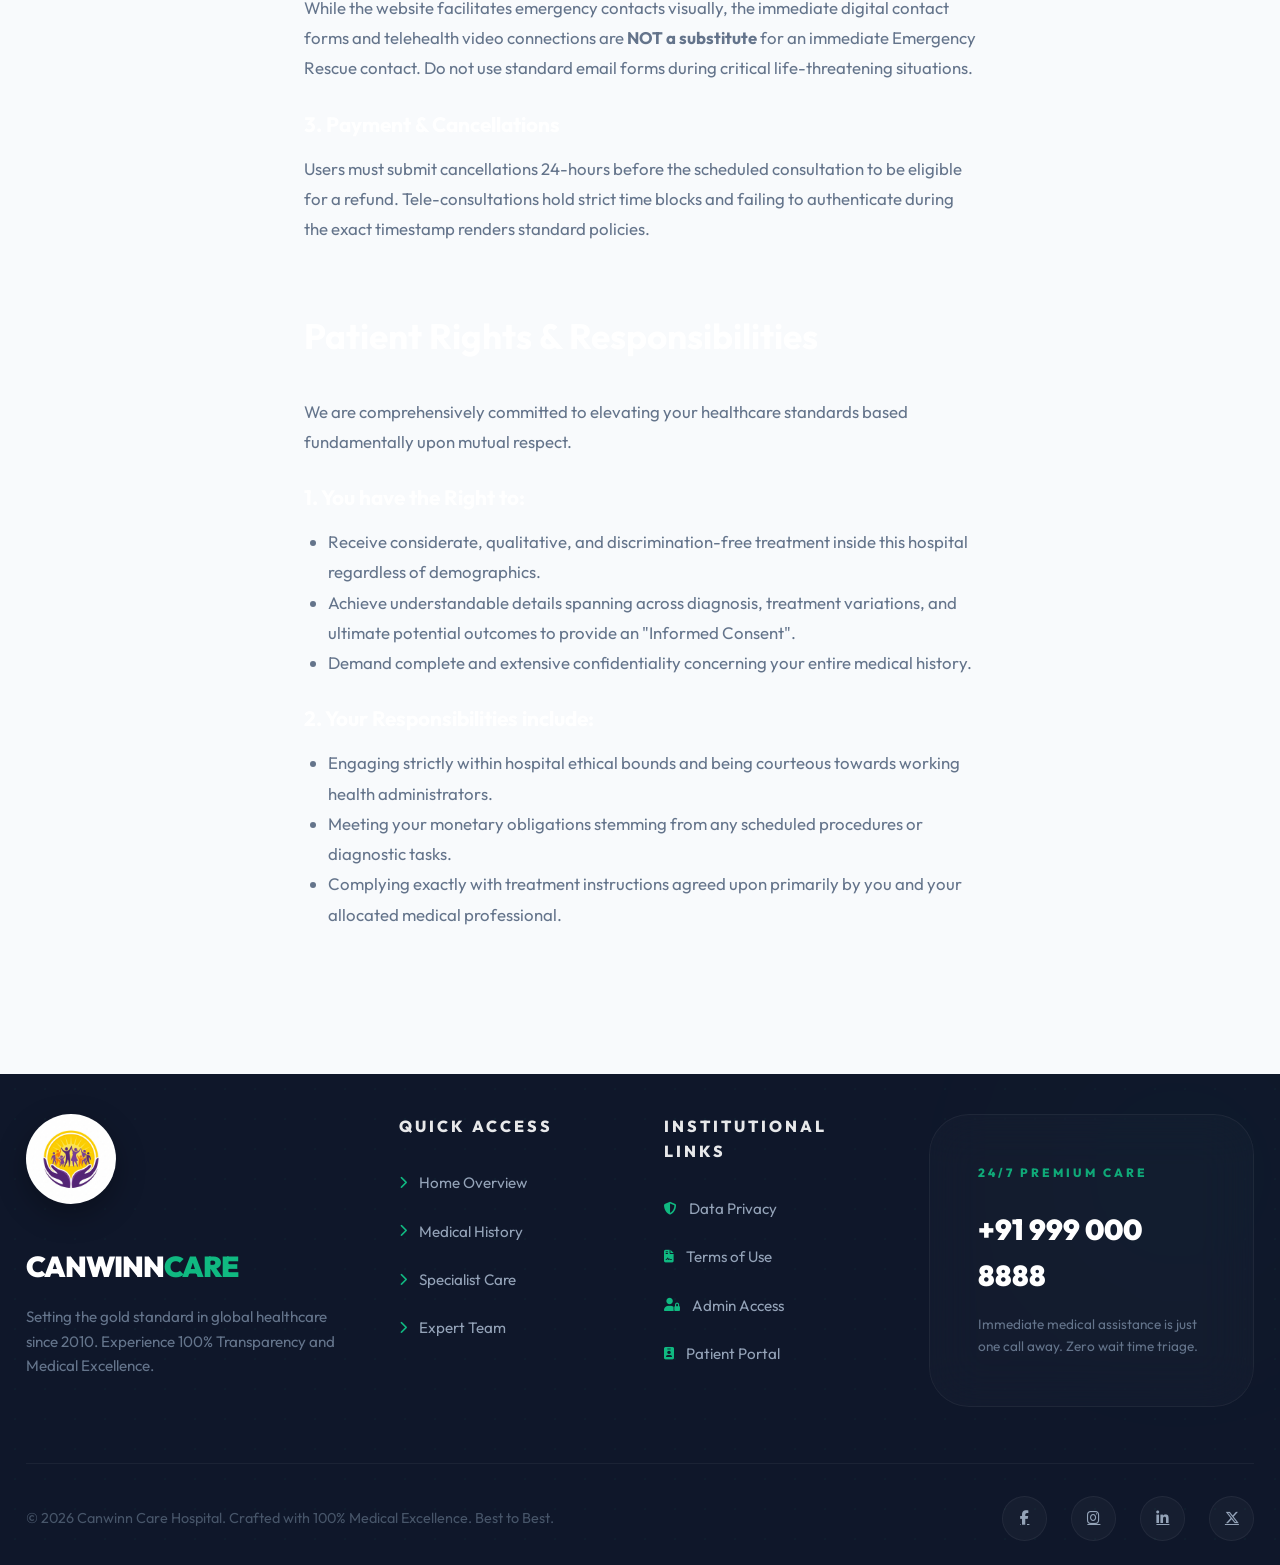
<file: legal.html>
<!DOCTYPE html>
<html lang="en">
<head>
    <meta charset="UTF-8">
    <title>Canwinn Care - Legal Documents</title>
    <link href="https://fonts.googleapis.com/css2?family=Outfit:wght@300;400;600;800&family=Inter:wght@400;500;700&display=swap" rel="stylesheet">
    <link rel="stylesheet" href="https://cdnjs.cloudflare.com/ajax/libs/font-awesome/6.4.0/css/all.min.css">
    <link rel="stylesheet" href="style.css">
    <style>
        .legal-header {
            padding: 120px 5% 50px;
            text-align: center;
            background: linear-gradient(135deg, rgba(30, 41, 59, 0.8), rgba(15, 23, 42, 0.9));
            border-bottom: 1px solid var(--border);
        }
        .legal-content {
            padding: 5rem 5%;
            max-width: 800px;
            margin: auto;
        }
        .legal-section {
            margin-bottom: 4rem;
        }
        .legal-section h2 {
            font-family: 'Outfit', sans-serif;
            color: var(--primary);
            font-size: 2.2rem;
            margin-bottom: 1.5rem;
            border-bottom: 2px solid var(--border);
            padding-bottom: 0.5rem;
        }
        .legal-section h3 {
            font-size: 1.3rem;
            margin-top: 1.5rem;
            margin-bottom: 0.8rem;
            color: white;
        }
        .legal-section p {
            color: var(--text-muted);
            line-height: 1.8;
            margin-bottom: 1rem;
            font-size: 1.05rem;
        }
        .legal-section ul {
            color: var(--text-muted);
            line-height: 1.8;
            margin-bottom: 1.5rem;
            padding-left: 1.5rem;
            font-size: 1.05rem;
        }
    </style>
    <style>
        html, body { margin: 0 !important; padding: 0 !important; width: 100% !important; overflow-x: hidden !important; background-color: #f8fafc; }
        .master-footer { margin: 0 !important; width: 100% !important; }
    </style>
</head>
<body>

    <!-- Header / Navbar Redesign (Best to Best) -->
    <header id="mainHeader" class="scrolled" style="position: fixed; top: 0; width: 100%; z-index: 2000; transition: var(--transition);">
        <!-- Top Info Bar -->
        <div id="topBar" style="background: var(--text); color: white; padding: 0.6rem 2%; font-size: 0.8rem; display: flex; justify-content: space-between; align-items: center; transition: 0.4s; overflow: hidden; height: auto;">
            <div style="display: flex; gap: 2rem;">
                <span><i class="fa-solid fa-phone highlight" style="margin-right: 8px;"></i> Emergency: <strong style="color: white;">+91 999 000 8888</strong></span>
                <span class="desktop-only"><i class="fa-solid fa-location-dot highlight" style="margin-right: 8px;"></i> 123 Healthcare Blvd, Medicity, IN</span>
                <span><i class="fa-solid fa-clock highlight" style="margin-right: 8px;"></i> 24/7 Premium Care</span>
            </div>
            <div style="display: flex; gap: 1.5rem; cursor: pointer;">
                <i class="fa-brands fa-facebook-f hover-grow"></i>
                <i class="fa-brands fa-x-twitter hover-grow"></i>
                <i class="fa-brands fa-linkedin-in hover-grow"></i>
            </div>
        </div>

        <!-- Main Navigation Bar -->
        <nav id="navbar" style="background: white; padding: 0.8rem 2%; display: flex; justify-content: space-between; align-items: center; transition: var(--transition); border-bottom: 1px solid var(--secondary);">
            <div class="logo" style="display: flex; align-items: center; gap: 15px; cursor: pointer;" onclick="window.location.href='index.html#hero'">
                <img src="public/logo.png" alt="Canwinn Logo" style="height: 50px; width: auto; border-radius: 50%; box-shadow: 0 5px 15px rgba(0,0,0,0.1);">
                <div style="display: flex; flex-direction: column; line-height: 1.1;">
                   <span style="font-size: 1.4rem; font-weight: 800; letter-spacing: -1px; color: var(--text);">CANWINN<span class="highlight">CARE</span></span>
                   <span style="font-size: 0.6rem; font-weight: 600; opacity: 0.6; letter-spacing: 2px; color: var(--text);">BEST TO BEST PROJECT</span>
                </div>
            </div>

            <ul class="nav-links" id="navLinks" style="list-style: none; display: flex; gap: 2.2rem; align-items: center;">
                <li><a href="index.html#hero" class="nav-link">Home</a></li>
                <li><a href="index.html#about" class="nav-link">History</a></li>
                <li><a href="index.html#specialities" class="nav-link">Specialities</a></li>
                <li><a href="index.html#doctors" class="nav-link">Team</a></li>
                <li><a href="auth.html" class="nav-link-special">Login</a></li>
            </ul>

            <div class="nav-actions" style="display: flex; align-items: center; gap: 1.5rem;">
                <div class="mobile-toggle" id="mobileToggle">
                   <div style="width: 25px; height: 3px; background: var(--text); margin-bottom: 5px; border-radius: 2px;"></div>
                   <div style="width: 20px; height: 3px; background: var(--accent); margin-bottom: 5px; border-radius: 2px; margin-left: 5px;"></div>
                   <div style="width: 25px; height: 3px; background: var(--text); border-radius: 2px;"></div>
                </div>
            </div>
        </nav>
    </header>

    <header class="legal-header">
        <h1 class="hero-title" style="font-size: 3.5rem;">Legal <span class="highlight">Information</span></h1>
        <p class="section-desc">Detailed documentation regarding our data handling, platform usage, and your patient rights.</p>
    </header>

    <div class="legal-content">
        <!-- Privacy Policy -->
        <div id="privacy" class="legal-section">
            <h2>Privacy Policy</h2>
            <p>Last Updated: October 2026</p>
            <p>At Canwinn Care, we take your privacy and medical information security incredibly seriously. This Privacy Policy details how we collect, process, and protect your personal data when you use our web platform and clinical services.</p>
            
            <h3>1. Data We Collect</h3>
            <p>We log basic personal identifiable information (PII) such as your Name, Age, Email Address, and Phone Number. We also strictly safeguard Protected Health Information (PHI) like medical records, diagnostics, and prescriptions generated during telemedicine sessions or physical visits.</p>
            
            <h3>2. How We Use Data</h3>
            <ul>
                <li>To allocate you to the correct specialists efficiently.</li>
                <li>To maintain your electronic medical history tracking for continuous care.</li>
                <li>To dispatch automatic appointment scheduling alerts.</li>
            </ul>

            <h3>3. Data Security</h3>
            <p>All sensitive HTTP traffic is fully encrypted using TLS/SSL protocols. Protected Medical constraints rely on stringent HIPAA compliant architecture within our database layer, guaranteeing secure data transmission directly out of the application.</p>
        </div>

        <!-- Terms of Use -->
        <div id="terms" class="legal-section">
            <h2>Terms of Use</h2>
            <p>Last Updated: October 2026</p>
            <p>Welcome to Canwinn Web Applications. By engaging with our site, you inherently agree to these terms.</p>
            
            <h3>1. Account Responsibilities</h3>
            <p>All users requesting appointments via the patient portal are expected to provide accurate data. Creating fraudulent identities or attempting to bypass security systems restricts you indefinitely regarding online bookings.</p>
            
            <h3>2. Non-emergency Platform Nature</h3>
            <p>While the website facilitates emergency contacts visually, the immediate digital contact forms and telehealth video connections are <strong>NOT a substitute</strong> for an immediate Emergency Rescue contact. Do not use standard email forms during critical life-threatening situations.</p>

            <h3>3. Payment & Cancellations</h3>
            <p>Users must submit cancellations 24-hours before the scheduled consultation to be eligible for a refund. Tele-consultations hold strict time blocks and failing to authenticate during the exact timestamp renders standard policies.</p>
        </div>

        <!-- Patient Rights -->
        <div id="rights" class="legal-section">
            <h2>Patient Rights & Responsibilities</h2>
            <p>We are comprehensively committed to elevating your healthcare standards based fundamentally upon mutual respect.</p>
            
            <h3>1. You have the Right to:</h3>
            <ul>
                <li>Receive considerate, qualitative, and discrimination-free treatment inside this hospital regardless of demographics.</li>
                <li>Achieve understandable details spanning across diagnosis, treatment variations, and ultimate potential outcomes to provide an "Informed Consent".</li>
                <li>Demand complete and extensive confidentiality concerning your entire medical history.</li>
            </ul>

            <h3>2. Your Responsibilities include:</h3>
            <ul>
                <li>Engaging strictly within hospital ethical bounds and being courteous towards working health administrators.</li>
                <li>Meeting your monetary obligations stemming from any scheduled procedures or diagnostic tasks.</li>
                <li>Complying exactly with treatment instructions agreed upon primarily by you and your allocated medical professional.</li>
            </ul>
        </div>
    </div>

    <!-- PRO MASTER FOOTER: BEST TO BEST -->
    <footer class="master-footer">
        <div class="footer-glow"></div>
        <div class="footer-grid">
            <div class="footer-logo-stack">
                <img src="public/logo.png" alt="Canwinn Logo">
                <h3 style="color: white; font-size: 1.8rem; margin-bottom: 1rem; font-weight: 900; letter-spacing: -1px;">CANWINN<span class="highlight">CARE</span></h3>
                <p style="color: #64748b; font-size: 0.95rem; line-height: 1.6; margin-top: 1rem;">Setting the gold standard in global healthcare since 2010. Experience 100% Transparency and Medical Excellence.</p>
            </div>

            <div class="footer-column">
                <h4>Quick Access</h4>
                <ul class="footer-links">
                    <li><a href="index.html#hero"><i class="fa-solid fa-chevron-right"></i> Home Overview</a></li>
                    <li><a href="index.html#about"><i class="fa-solid fa-chevron-right"></i> Medical History</a></li>
                    <li><a href="index.html#specialities"><i class="fa-solid fa-chevron-right"></i> Specialist Care</a></li>
                    <li><a href="index.html#doctors"><i class="fa-solid fa-chevron-right"></i> Expert Team</a></li>
                </ul>
            </div>

            <div class="footer-column">
                <h4>Institutional Links</h4>
                <ul class="footer-links">
                    <li><a href="legal.html#privacy"><i class="fa-solid fa-shield-halved"></i> Data Privacy</a></li>
                    <li><a href="legal.html#terms"><i class="fa-solid fa-file-contract"></i> Terms of Use</a></li>
                    <li><a href="admin.html"><i class="fa-solid fa-user-lock"></i> Admin Access</a></li>
                    <li><a href="auth.html"><i class="fa-solid fa-id-badge"></i> Patient Portal</a></li>
                </ul>
            </div>

            <div class="footer-column">
                <div class="footer-contact-card">
                    <h4>24/7 Premium Care</h4>
                    <h3>+91 999 000 8888</h3>
                    <p style="font-size: 0.85rem; color: #64748b; margin-top: 5px;">Immediate medical assistance is just one call away. Zero wait time triage.</p>
                </div>
            </div>
        </div>

        <div class="footer-bottom">
            <p>&copy; 2026 Canwinn Care Hospital. Crafted with 100% Medical Excellence. Best to Best.</p>
            <div class="social-links">
                <a href="#" title="Facebook"><i class="fa-brands fa-facebook-f"></i></a>
                <a href="#" title="Instagram"><i class="fa-brands fa-instagram"></i></a>
                <a href="#" title="LinkedIn"><i class="fa-brands fa-linkedin-in"></i></a>
                <a href="#" title="Twitter"><i class="fa-brands fa-x-twitter"></i></a>
            </div>
        </div>
    </footer>

    <script src="app.js"></script>
</body>
</html>
</file>
<file: style.css>
/* Best to Best Premium Hospital Design System - LIGHT THEME */
:root {
    --primary: #ffffff;
    --primary-bg: #f8fafc;
    --primary-light: #f1f5f9;
    --accent: #10b981; /* Emerald */
    --accent-glow: rgba(16, 185, 129, 0.15);
    --secondary: #e2e8f0;
    --text: #0f172a;
    --text-muted: #64748b;
    --glass: rgba(255, 255, 255, 0.8);
    --glass-border: rgba(15, 23, 42, 0.1);
    --card-bg: #ffffff;
    --card-shadow: 0 15px 35px rgba(0, 0, 0, 0.08);
    --transition: all 0.4s cubic-bezier(0.4, 0, 0.2, 1);
}

.btn-filter {
    padding: 0.8rem 1.8rem;
    border-radius: 12px;
    background: var(--primary-light);
    border: 1px solid var(--secondary);
    color: var(--text-muted);
    font-weight: 600;
    transition: var(--transition);
}

.btn-filter.active, .btn-filter:hover {
    background: var(--accent);
    color: white;
    border-color: var(--accent);
    box-shadow: 0 10px 20px var(--accent-glow);
}

* {
    margin: 0;
    padding: 0;
    box-sizing: border-box;
    font-family: 'Outfit', 'Inter', system-ui, -apple-system, sans-serif;
}

html, body {
    margin: 0 !important;
    padding: 0 !important;
    width: 100vw !important;
    max-width: 100% !important;
    overflow-x: hidden;
}

body {
    background-color: var(--primary-bg);
    color: var(--text);
    line-height: 1.6;
}

/* Animations */
@keyframes fadeInUp {
    from { opacity: 0; transform: translateY(30px); }
    to { opacity: 1; transform: translateY(0); }
}

@keyframes glowPulse {
    0% { filter: drop-shadow(0 0 5px var(--accent-glow)); }
    50% { filter: drop-shadow(0 0 15px var(--accent-glow)); }
    100% { filter: drop-shadow(0 0 5px var(--accent-glow)); }
}

.reveal { opacity: 0; transform: translateY(20px); transition: var(--transition); }
.reveal.active { opacity: 1; transform: translateY(0); }

/* Globals */
.highlight { color: var(--accent); }

.glow-orb {
    position: absolute;
    width: 400px;
    height: 400px;
    background: radial-gradient(circle, var(--accent-glow) 0%, transparent 70%);
    border-radius: 50%;
    filter: blur(80px);
    z-index: -1;
    pointer-events: none;
}

/* Navigation */
/* Premium Navbar Redesign (Best to Best) */
header#mainHeader.scrolled #topBar {
    height: 0;
    padding: 0;
    opacity: 0;
    border: none;
}

header#mainHeader.scrolled nav#navbar {
    background: var(--glass);
    backdrop-filter: blur(25px);
    padding: 0.8rem 2%;
    border-bottom: 1px solid var(--glass-border);
    box-shadow: 0 10px 40px rgba(0,0,0,0.06);
}

.nav-link {
    text-decoration: none;
    color: var(--text);
    font-weight: 600;
    font-size: 0.95rem;
    opacity: 0.85;
    position: relative;
    transition: var(--transition);
}

.nav-link::after {
    content: '';
    position: absolute;
    bottom: -6px;
    left: 10%;
    width: 0;
    height: 2px;
    background: var(--accent);
    transition: var(--transition);
}

.nav-link:hover { opacity: 1; color: var(--accent); }
.nav-link:hover::after { width: 80%; }

.nav-link-special {
    text-decoration: none;
    background: var(--accent-glow);
    color: var(--accent);
    padding: 0.6rem 1.4rem;
    border-radius: 12px;
    font-weight: 800;
    transition: 0.3s;
    border: 1px solid transparent;
}

.nav-link-special:hover {
    background: var(--accent);
    color: white;
    transform: translateY(-2px);
    box-shadow: 0 10px 25px var(--accent-glow);
    border-color: var(--accent);
}

.portal-btn:hover > div {
    border-color: var(--accent) !important;
    transform: translateY(-3px);
    box-shadow: 0 8px 30px rgba(0,0,0,0.08) !important;
}

.mobile-toggle {
    display: none;
    cursor: pointer;
    flex-direction: column;
    align-items: flex-end;
}

.hover-grow { transition: 0.3s cubic-bezier(0.4, 0, 0.2, 1); }
.hover-grow:hover { transform: translateY(-3px) scale(1.15); color: var(--accent); }

@media (max-width: 1024px) {
    .nav-links {
        position: fixed;
        top: 0;
        right: -100%;
        width: 320px;
        height: 100vh;
        background: var(--primary);
        flex-direction: column;
        padding: 120px 2.5rem;
        box-shadow: -15px 0 45px rgba(0,0,0,0.1);
        transition: 0.6s cubic-bezier(0.4, 0, 0.2, 1);
        backdrop-filter: blur(20px);
    }
    .nav-links.active { right: 0; }
    .mobile-toggle { display: flex; }
    .desktop-only { display: none; }
}

.hero {
    height: 100vh;
    display: flex;
    align-items: center;
    padding: 0 2%;
    position: relative;
    background: #0f172a; /* Deep dark base for pure colors */
    overflow: hidden;
}

.hero-slider {
    position: absolute;
    inset: 0;
    z-index: 0;
    overflow: hidden;
}

.hero-slider .slide {
    position: absolute;
    inset: 0;
    background-size: cover;
    background-position: center;
    opacity: 0;
    transform: scale(1.1);
    animation: sliderKenBurns 25s linear infinite;
}

.hero-slider .slide:nth-child(1) { animation-delay: 0s; }
.hero-slider .slide:nth-child(2) { animation-delay: 5s; }
.hero-slider .slide:nth-child(3) { animation-delay: 10s; }
.hero-slider .slide:nth-child(4) { animation-delay: 15s; }
.hero-slider .slide:nth-child(5) { animation-delay: 20s; }

@keyframes sliderKenBurns {
    0% { opacity: 0; transform: scale(1.1); }
    5% { opacity: 1; }
    20% { opacity: 1; }
    25% { opacity: 0; transform: scale(1.2); }
    100% { opacity: 0; }
}

.hero::after {
    content: '';
    position: absolute;
    inset: 0;
    background: linear-gradient(to right, rgba(15, 23, 42, 0.7), transparent);
    z-index: 1;
}

.hero-content {
    position: relative;
    z-index: 2;
    max-width: 800px;
}

.hero h1 {
    font-size: 4rem;
    font-weight: 800;
    color: white; /* Changed for contrast */
    line-height: 1.1;
    margin-bottom: 2rem;
    text-shadow: 0 2px 15px rgba(0,0,0,0.2);
}

.hero p {
    color: rgba(255,255,255,0.85); /* Premium readable white */
    font-size: 1.1rem;
    max-width: 600px;
    margin-bottom: 3rem;
    line-height: 1.6;
}

.hero .highlight {
    color: var(--accent);
    background: transparent;
    -webkit-text-fill-color: var(--accent);
}

.section { padding: 4rem 2%; }
.section-title { font-size: 3rem; font-weight: 800; text-align: center; margin-bottom: 4rem; }

.grid { display: grid; gap: 2.5rem; }
.grid-4 { grid-template-columns: repeat(4, 1fr); }
.grid-3 { grid-template-columns: repeat(3, 1fr); }
.grid-2 { grid-template-columns: repeat(2, 1fr); }

.card {
    background: var(--card-bg);
    padding: 2.5rem;
    border-radius: 24px;
    border: 1px solid var(--secondary);
    box-shadow: var(--card-shadow);
    transition: var(--transition);
}

.card:hover {
    transform: translateY(-10px);
    box-shadow: 0 20px 40px rgba(0,0,0,0.1);
}

.card-icon { font-size: 2.5rem; color: var(--accent); margin-bottom: 1.5rem; }

.btn {
    padding: 1.2rem 2.5rem;
    border-radius: 50px;
    font-weight: 600;
    cursor: pointer;
    transition: var(--transition);
    border: none;
    font-size: 1rem;
}

.btn-primary { background: var(--accent); color: white; }

.video-showcase-container {
    background: var(--primary);
    border-radius: 30px;
    padding: 2rem;
    box-shadow: var(--card-shadow);
    border: 1px solid var(--secondary);
}

.main-video-player {
    border-radius: 20px;
    overflow: hidden;
    height: 500px;
    position: relative;
    background: #000;
}

.doctor-img {
    width: 100%;
    height: 300px;
    object-fit: cover;
    border-radius: 20px;
}

.contact-form {
    background: var(--primary);
    padding: 3rem;
    border-radius: 30px;
    box-shadow: var(--card-shadow);
}

.input-group input, .input-group textarea, .input-group select {
    width: 100%;
    padding: 1.2rem;
    background: var(--primary-light);
    border: 1px solid var(--secondary);
    border-radius: 12px;
    color: var(--text);
}

@media (max-width: 768px) {
    .grid-4, .grid-3, .grid-2 { grid-template-columns: 1fr; }
    .hero h1 { font-size: 3rem; }
}

/* Master Footer Design System (Best to Best) - PRO EDITION */
.master-footer {
    background: #0f172a;
    color: white;
    padding: 2.5rem 2% 1.5rem;
    position: relative;
    overflow: hidden;
    width: 100% !important;
    margin: 0 !important;
    box-sizing: border-box;
    display: block !important;
}

/* Luxury Texture */
.master-footer::before {
    content: '';
    position: absolute;
    inset: 0;
    background-image: radial-gradient(rgba(16, 185, 129, 0.05) 1px, transparent 1px);
    background-size: 30px 30px;
    opacity: 0.8;
}

.footer-glow {
    position: absolute;
    top: -200px;
    right: -200px;
    width: 600px;
    height: 600px;
    background: radial-gradient(circle, var(--accent-glow) 0%, transparent 70%);
    opacity: 0.15;
    filter: blur(100px);
}

.footer-grid {
    display: grid;
    gap: 3rem;
    grid-template-columns: 1.5fr 1fr 1fr 1.5fr;
    position: relative;
    z-index: 2;
}

.footer-logo-stack img {
    height: 90px;
    width: auto;
    border-radius: 50%;
    margin-bottom: 2rem;
    box-shadow: 0 10px 30px rgba(0,0,0,0.3);
}

.footer-column h4 {
    color: white;
    font-size: 1rem;
    font-weight: 800;
    margin-bottom: 2rem;
    text-transform: uppercase;
    letter-spacing: 3px;
    opacity: 0.9;
}

.footer-links {
    list-style: none;
    display: flex;
    flex-direction: column;
    gap: 1.5rem;
}

.footer-links a {
    color: #94a3b8;
    text-decoration: none;
    font-size: 0.95rem;
    transition: 0.4s;
    display: flex;
    align-items: center;
    gap: 12px;
    position: relative;
}

.footer-links a:hover {
    color: white;
    transform: translateX(10px);
}

.footer-links a i {
    font-size: 0.8rem;
    color: var(--accent);
}

.footer-contact-card {
    background: rgba(255, 255, 255, 0.02);
    border: 1px solid rgba(255, 255, 255, 0.05);
    padding: 3rem;
    border-radius: 40px;
    backdrop-filter: blur(25px);
    transition: 0.5s;
}

.footer-contact-card:hover {
    background: rgba(16, 185, 129, 0.03);
    border-color: rgba(16, 185, 129, 0.2);
    transform: translateY(-10px);
}

.footer-contact-card h4 {
    color: var(--accent);
    font-size: 0.75rem;
    letter-spacing: 3px;
    margin-bottom: 1.5rem;
}

.footer-contact-card h3 {
    font-size: 1.8rem;
    font-weight: 900;
    color: white;
    margin-bottom: 1rem;
}

.footer-bottom {
    display: flex;
    justify-content: space-between;
    align-items: center;
    margin-top: 3.5rem;
    padding-top: 2rem;
    border-top: 1px solid rgba(255, 255, 255, 0.05);
    color: #475569;
    font-size: 0.9rem;
    position: relative;
    z-index: 2;
}

.social-links {
    display: flex;
    gap: 1.5rem;
}

.social-links a {
    width: 45px;
    height: 45px;
    border-radius: 50%;
    background: rgba(255,255,255,0.03);
    border: 1px solid rgba(255,255,255,0.05);
    display: flex;
    align-items: center;
    justify-content: center;
    color: #94a3b8;
    transition: 0.4s;
}

.social-links a:hover {
    background: var(--accent);
    color: white;
    transform: rotate(360deg) scale(1.1);
}

@media (max-width: 1200px) {
    .footer-grid { grid-template-columns: 1fr 1fr; }
}

@media (max-width: 768px) {
    .footer-grid { grid-template-columns: 1fr; }
    .footer-bottom { flex-direction: column; gap: 2rem; text-align: center; }
}

@media (max-width: 768px) {
    .grid-4, .grid-3, .grid-2 { grid-template-columns: 1fr; }
    .hero h1 { font-size: 3rem; }
}

/* Gallery Slider Styles */
.gallery-slider-wrap {
    width: 100%;
    overflow: hidden;
    position: relative;
    padding: 2rem 0;
}

.gallery-slider-track {
    display: flex;
    gap: 2rem;
    width: max-content;
    animation: scrollSlider 30s linear infinite;
}

.gallery-slider-track:hover {
    animation-play-state: paused;
}

.gallery-slide-item {
    width: 350px;
    height: 250px;
    border-radius: 20px;
    overflow: hidden;
    position: relative;
    box-shadow: 0 15px 35px rgba(0, 0, 0, 0.08); /* card-shadow matching */
    flex-shrink: 0;
    cursor: pointer;
}

.gallery-slide-item img {
    width: 100%;
    height: 100%;
    object-fit: cover;
    transition: transform 0.5s ease;
}

.gallery-slide-item:hover img {
    transform: scale(1.1);
}

.gallery-slide-info {
    position: absolute;
    inset: 0;
    background: linear-gradient(transparent, rgba(0,0,0,0.8));
    display: flex;
    flex-direction: column;
    justify-content: flex-end;
    padding: 1.5rem;
    color: white;
    opacity: 0;
    transition: 0.3s;
}

.gallery-slide-item:hover .gallery-slide-info {
    opacity: 1;
}

@keyframes scrollSlider {
    0% { transform: translateX(0); }
    100% { transform: translateX(calc(-50% - 1rem)); } /* Shift halfway assuming duplicated items and 2rem gap */
}

/* Watch Facility Animations */
@keyframes float {
    0% { transform: translate(0, 0) scale(1); }
    100% { transform: translate(30px, -30px) scale(1.1); }
}

.animated-border {
    position: relative;
    padding: 10px;
    background: linear-gradient(45deg, #10b981, #6366f1, #10b981, #6366f1);
    background-size: 300% 300%;
    animation: gradientBorder 6s ease infinite;
    border-radius: 45px;
}

@keyframes gradientBorder {
    0% { background-position: 0% 50%; }
    50% { background-position: 100% 50%; }
    100% { background-position: 0% 50%; }
}

.ripple-play {
    position: relative;
}

.ripple-play::before, .ripple-play::after {
    content: '';
    position: absolute;
    inset: -15px;
    border: 2px solid var(--accent);
    border-radius: 50%;
    animation: ripple 2s linear infinite;
    opacity: 0;
    pointer-events: none;
}

.ripple-play::after {
    animation-delay: 1s;
    inset: -30px;
}

@keyframes ripple {
    0% { transform: scale(0.8); opacity: 0.8; }
    100% { transform: scale(1.5); opacity: 0; }
}
</file>
